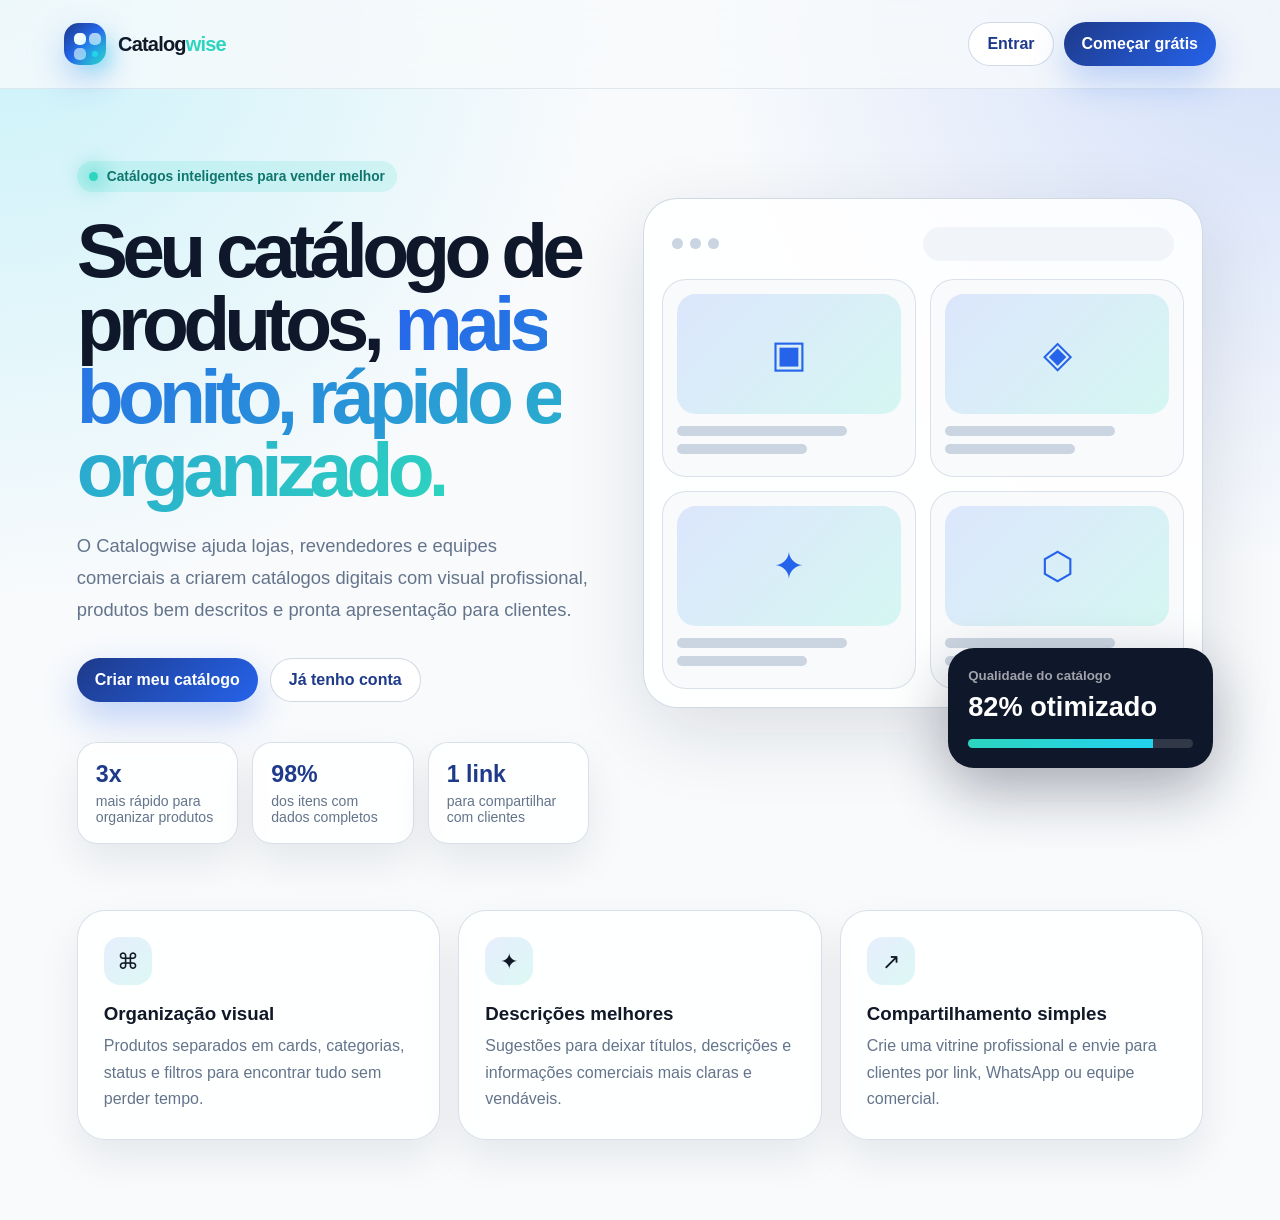
<file: frontend/index.html>
<!DOCTYPE html>
<html lang="pt-BR">
<head>
  <meta charset="UTF-8"><meta name="viewport" content="width=device-width, initial-scale=1.0">
  <title>Catalogwise — Início</title>
  <link rel="stylesheet" href="assets/css/style.css">
</head>
<body>
<div class="app-shell">

<header class="topbar">
  <a href="index.html" class="brand" aria-label="Ir para início">
    <div class="brand-mark"></div>
    <div><span>Catalog</span><span>wise</span></div>
  </a>
  <div class="top-actions">
    <a class="btn btn-ghost" href="login.html">Entrar</a>
    <a class="btn btn-primary" href="cadastro.html">Começar grátis</a>
  </div>
</header>

<main>
  <section class="hero">
    <div>
      <div class="eyebrow"><span class="spark"></span> Catálogos inteligentes para vender melhor</div>
      <h1>Seu catálogo de produtos, <span class="gradient-text">mais bonito, rápido e organizado.</span></h1>
      <p class="hero-copy">O Catalogwise ajuda lojas, revendedores e equipes comerciais a criarem catálogos digitais com visual profissional, produtos bem descritos e pronta apresentação para clientes.</p>
      <div class="hero-actions">
        <a class="btn btn-primary" href="cadastro.html">Criar meu catálogo</a>
        <a class="btn btn-ghost" href="login.html">Já tenho conta</a>
      </div>
      <div class="hero-stats">
        <div class="stat-card"><strong>3x</strong><span>mais rápido para organizar produtos</span></div>
        <div class="stat-card"><strong>98%</strong><span>dos itens com dados completos</span></div>
        <div class="stat-card"><strong>1 link</strong><span>para compartilhar com clientes</span></div>
      </div>
    </div>
    <div class="product-preview">
      <div class="mock-window">
        <div class="mock-top"><div class="dots"><span class="dot"></span><span class="dot"></span><span class="dot"></span></div><div class="mock-search"></div></div>
        <div class="mock-grid">
          <div class="product-card"><div class="product-img">▣</div><div class="line mid"></div><div class="line short"></div></div>
          <div class="product-card"><div class="product-img">◈</div><div class="line mid"></div><div class="line short"></div></div>
          <div class="product-card"><div class="product-img">✦</div><div class="line mid"></div><div class="line short"></div></div>
          <div class="product-card"><div class="product-img">⬡</div><div class="line mid"></div><div class="line short"></div></div>
        </div>
      </div>
      <div class="floating-card"><small>Qualidade do catálogo</small><strong>82% otimizado</strong><div class="progress"><span></span></div></div>
    </div>
  </section>
  <section class="features">
    <article class="feature-card"><div class="feature-icon">⌘</div><h3>Organização visual</h3><p>Produtos separados em cards, categorias, status e filtros para encontrar tudo sem perder tempo.</p></article>
    <article class="feature-card"><div class="feature-icon">✦</div><h3>Descrições melhores</h3><p>Sugestões para deixar títulos, descrições e informações comerciais mais claras e vendáveis.</p></article>
    <article class="feature-card"><div class="feature-icon">↗</div><h3>Compartilhamento simples</h3><p>Crie uma vitrine profissional e envie para clientes por link, WhatsApp ou equipe comercial.</p></article>
  </section>
</main>
</div>
</body>
</html>
</file>
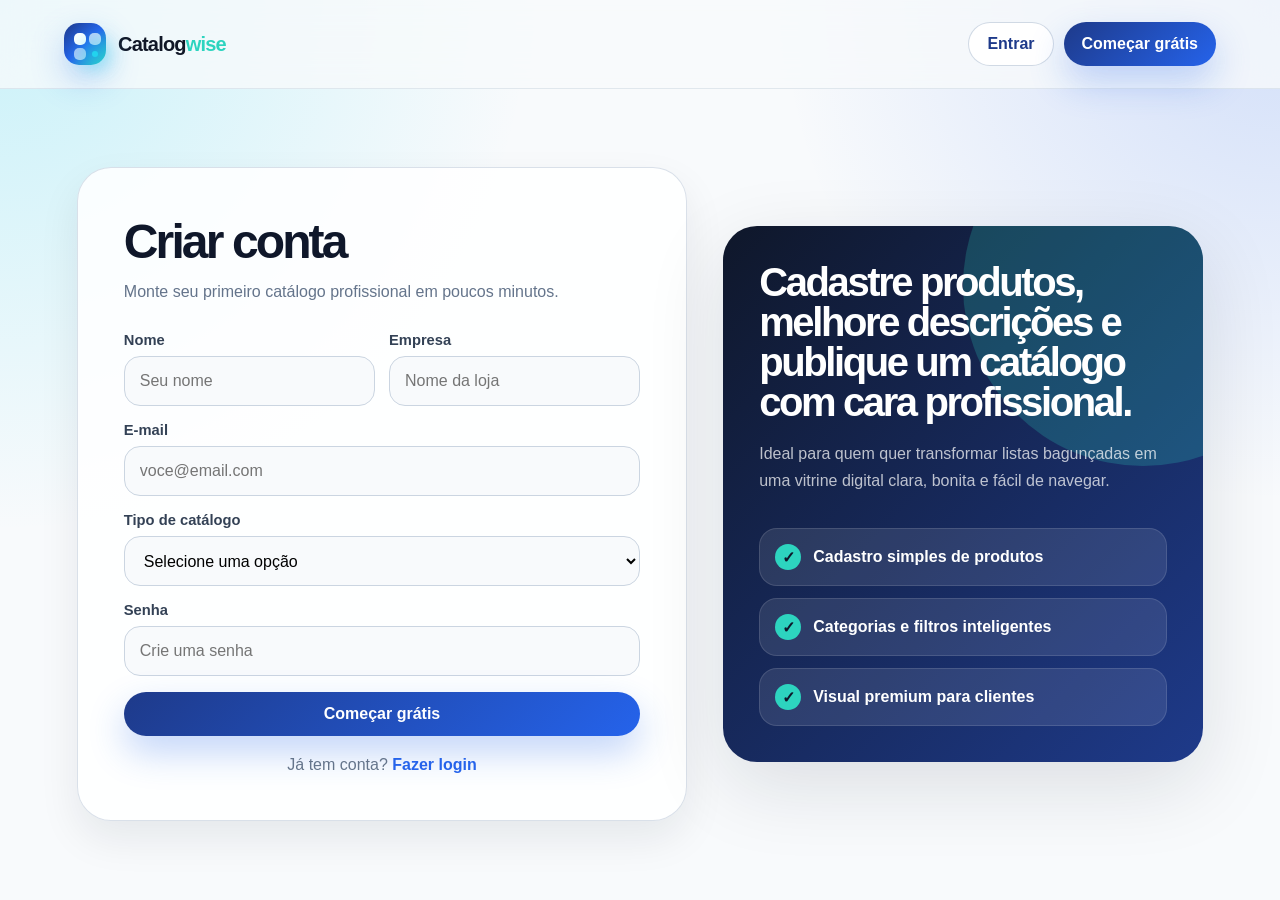
<file: frontend/cadastro.html>
<!DOCTYPE html>
<html lang="pt-BR">
<head>
  <meta charset="UTF-8">
  <meta name="viewport" content="width=device-width, initial-scale=1.0">
  <title>Catalogwise — Cadastro</title>
  <link rel="stylesheet" href="assets/css/style.css">
</head>
<body>
<div class="app-shell">

  <header class="topbar">
    <a href="index.html" class="brand" aria-label="Ir para início">
      <div class="brand-mark"></div>
      <div><span>Catalog</span><span>wise</span></div>
    </a>
    <div class="top-actions">
      <a class="btn btn-ghost" href="login.html">Entrar</a>
      <a class="btn btn-primary" href="cadastro.html">Começar grátis</a>
    </div>
  </header>

  <main class="auth-page">
    <form class="auth-panel" id="cadastroForm">
      <h2>Criar conta</h2>
      <p>Monte seu primeiro catálogo profissional em poucos minutos.</p>

      <div class="form-row">
        <div class="field">
          <label for="name">Nome</label>
          <input id="name" type="text" placeholder="Seu nome" required>
        </div>

        <div class="field">
          <label for="company">Empresa</label>
          <input id="company" type="text" placeholder="Nome da loja" required>
        </div>
      </div>

      <div class="field">
        <label for="signup-email">E-mail</label>
        <input id="signup-email" type="email" placeholder="voce@email.com" required>
      </div>

      <div class="field">
        <label for="segment">Tipo de catálogo</label>
        <select id="segment" required>
          <option value="">Selecione uma opção</option>
          <option>Máquinas e ferramentas</option>
          <option>Moda e acessórios</option>
          <option>Beleza e cosméticos</option>
          <option>Casa e decoração</option>
          <option>Outro segmento</option>
        </select>
      </div>

      <div class="field">
        <label for="signup-password">Senha</label>
        <input id="signup-password" type="password" placeholder="Crie uma senha" required>
      </div>

      <button class="btn btn-primary full-btn" type="submit">Começar grátis</button>

      <div class="switch-auth">
        Já tem conta? <a href="login.html">Fazer login</a>
      </div>
    </form>

    <div class="auth-visual">
      <h3>Cadastre produtos, melhore descrições e publique um catálogo com cara profissional.</h3>
      <p>Ideal para quem quer transformar listas bagunçadas em uma vitrine digital clara, bonita e fácil de navegar.</p>

      <div class="check-list">
        <div class="check-item"><span class="check">✓</span> Cadastro simples de produtos</div>
        <div class="check-item"><span class="check">✓</span> Categorias e filtros inteligentes</div>
        <div class="check-item"><span class="check">✓</span> Visual premium para clientes</div>
      </div>
    </div>
  </main>
</div>

<div id="toast" class="toast">Ação concluída</div>
<script src="assets/js/app.js"></script>
</body>
</html>
</file>
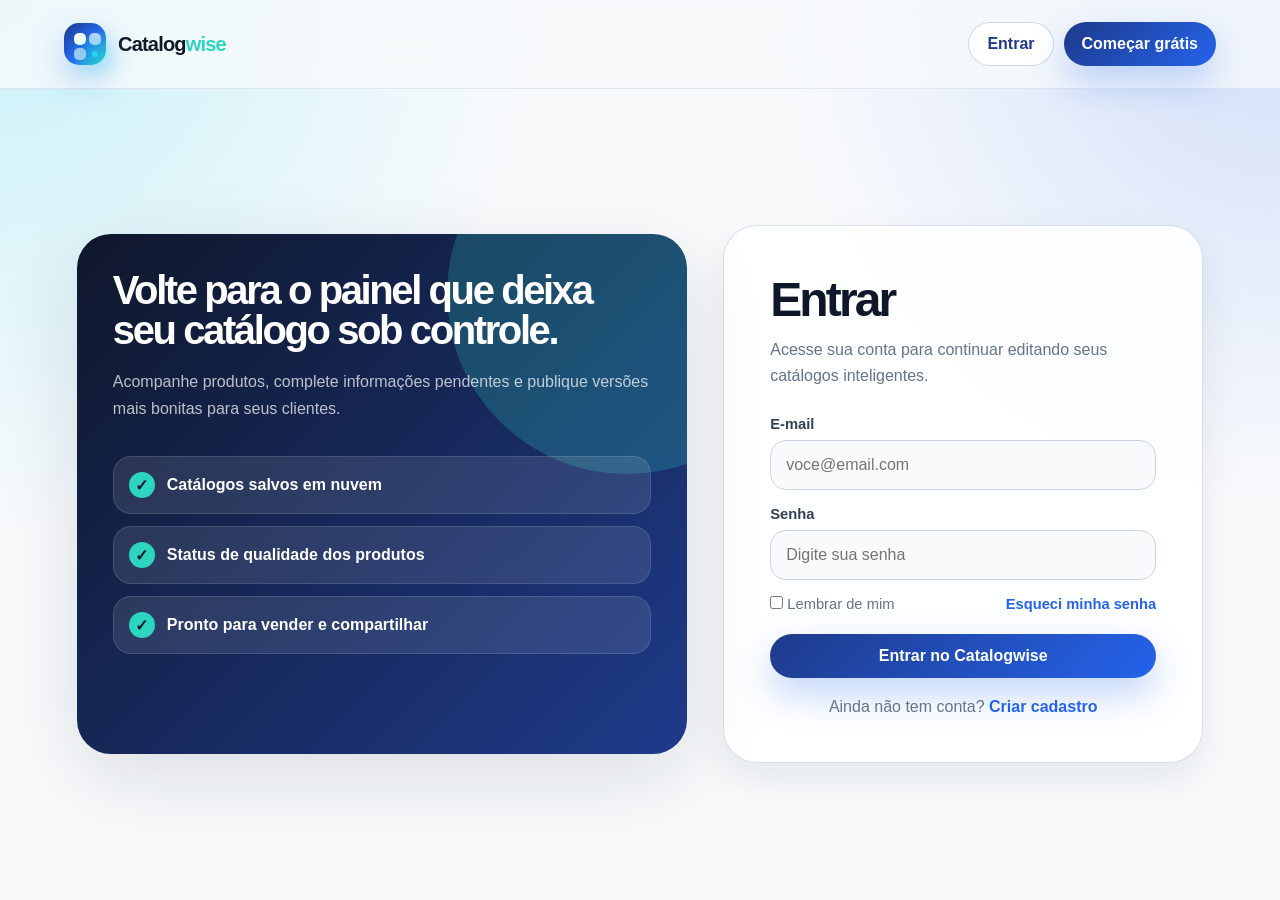
<file: frontend/login.html>
<!DOCTYPE html>
<html lang="pt-BR">
<head>
  <meta charset="UTF-8">
  <meta name="viewport" content="width=device-width, initial-scale=1.0">
  <title>Catalogwise — Login</title>
  <link rel="stylesheet" href="assets/css/style.css">
</head>
<body>
<div class="app-shell">

  <header class="topbar">
    <a href="index.html" class="brand" aria-label="Ir para início">
      <div class="brand-mark"></div>
      <div><span>Catalog</span><span>wise</span></div>
    </a>
    <div class="top-actions">
      <a class="btn btn-ghost" href="login.html">Entrar</a>
      <a class="btn btn-primary" href="cadastro.html">Começar grátis</a>
    </div>
  </header>

  <main class="auth-page">
    <div class="auth-visual">
      <h3>Volte para o painel que deixa seu catálogo sob controle.</h3>
      <p>Acompanhe produtos, complete informações pendentes e publique versões mais bonitas para seus clientes.</p>

      <div class="check-list">
        <div class="check-item"><span class="check">✓</span> Catálogos salvos em nuvem</div>
        <div class="check-item"><span class="check">✓</span> Status de qualidade dos produtos</div>
        <div class="check-item"><span class="check">✓</span> Pronto para vender e compartilhar</div>
      </div>
    </div>

    <form class="auth-panel" id="loginForm">
      <h2>Entrar</h2>
      <p>Acesse sua conta para continuar editando seus catálogos inteligentes.</p>

      <div class="field">
        <label for="login-email">E-mail</label>
        <input id="login-email" type="email" placeholder="voce@email.com" required>
      </div>

      <div class="field">
        <label for="login-password">Senha</label>
        <input id="login-password" type="password" placeholder="Digite sua senha" required>
      </div>

      <div class="auth-extra">
        <label><input type="checkbox"> Lembrar de mim</label>
        <a href="#">Esqueci minha senha</a>
      </div>

      <button class="btn btn-primary full-btn" type="submit">Entrar no Catalogwise</button>

      <div class="switch-auth">
        Ainda não tem conta? <a href="cadastro.html">Criar cadastro</a>
      </div>
    </form>
  </main>
</div>

<div id="toast" class="toast">Ação concluída</div>
<script src="assets/js/app.js"></script>
</body>
</html>
</file>
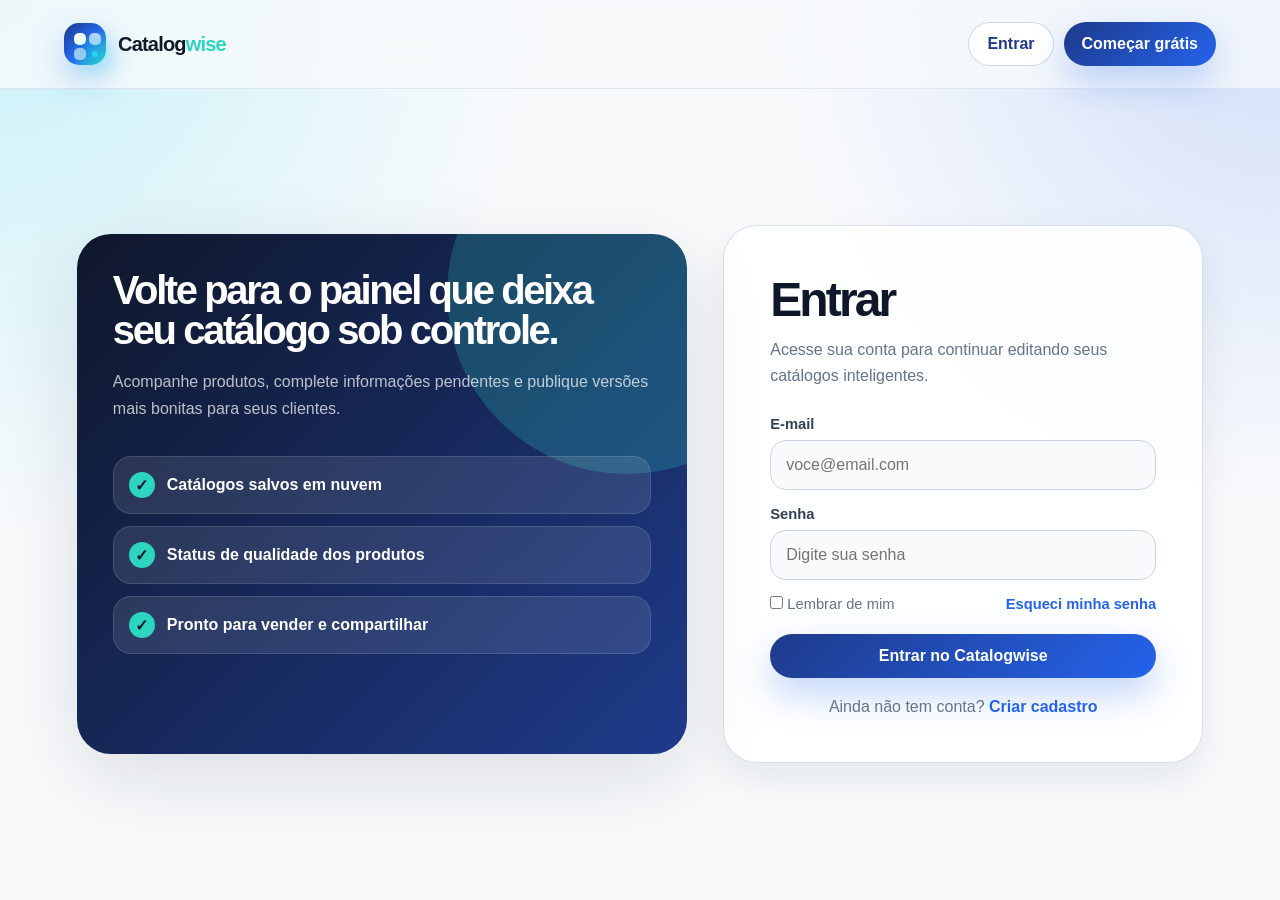
<file: frontend/principal.html>
<!DOCTYPE html>
<html lang="pt-BR">
<head>
  <meta charset="UTF-8"><meta name="viewport" content="width=device-width, initial-scale=1.0">
  <title>Catalogwise — Principal</title>
  <link rel="stylesheet" href="assets/css/style.css">
</head>
<body>
<div class="app-shell">
<header class="dashboard-topbar">
  <a href="principal.html" class="brand"><div class="brand-mark"></div><div><span>Catalog</span><span>wise</span></div></a>
  <div class="top-actions"><div class="user-pill"><span class="avatar">AL</span> Anna Luiza</div><a class="btn btn-ghost" href="index.html">Sair</a></div>
</header>
<main class="dashboard">
  <aside class="sidebar">
    <div class="side-title">Painel</div>
    <button class="side-link active">▦ Visão geral</button><button class="side-link">◈ Produtos</button><button class="side-link">▤ Catálogos</button><button class="side-link">✦ Otimizações</button><button class="side-link">↗ Compartilhar</button>
    <div class="side-title">Conta</div>
    <button class="side-link">⚙ Configurações</button><button class="side-link">? Ajuda</button>
  </aside>
  <section class="main">
    <div class="main-head">
      <div><h2>Principal</h2><p>Veja o desempenho do seu catálogo, produtos pendentes e sugestões de melhoria.</p></div>
      <button class="btn btn-primary" id="toggleProductForm">+ Novo produto</button>
    </div>

    <div class="dashboard-grid">
      <div class="metric-card"><span>Total de produtos</span><strong id="totalProdutos">0</strong><small>itens cadastrados</small></div>
      <div class="metric-card"><span>Produtos prontos</span><strong id="produtosProntos">0</strong><small>prontos para publicar</small></div>
      <div class="metric-card"><span>Produtos em revisão</span><strong id="produtosRevisar">0</strong><small style="color:#b45309;background:rgba(245,158,11,.15)">revisar dados</small></div>
      <div class="metric-card"><span>Produtos incompletos</span><strong id="produtosIncompletos">0</strong><small style="color:#b91c1c;background:rgba(239,68,68,.12)">atenção necessária</small></div>
    </div>

    <section class="panel product-form-panel hidden" id="productFormPanel">
      <div class="panel-head">
        <h3 id="formTitle">Cadastrar produto</h3>
        <button class="btn btn-ghost small-btn" type="button" id="cancelEdit">Cancelar</button>
      </div>
      <form id="produtoForm" class="product-form">
        <input type="hidden" id="produtoId">
        <div class="field"><label for="sku">SKU</label><input id="sku" type="text" placeholder="Ex: ABC123" required></div>
        <div class="field"><label for="nome">Nome do produto</label><input id="nome" type="text" placeholder="Nome completo do produto" required></div>
        <div class="field"><label for="marca">Marca</label><input id="marca" type="text" placeholder="Marca" required></div>
        <div class="field"><label for="categoria">Categoria</label><input id="categoria" type="text" placeholder="Categoria" required></div>
        <div class="field"><label for="preco">Preço</label><input id="preco" type="number" step="0.01" min="0" placeholder="0.00" required></div>
        <div class="field"><label for="estoque">Estoque</label><input id="estoque" type="number" min="0" placeholder="0" required></div>
        <div class="field field-full"><label for="descricao">Descrição</label><textarea id="descricao" placeholder="Descrição detalhada do produto" required></textarea></div>
        <button class="btn btn-primary full-btn" type="submit" id="submitProduto">Salvar produto</button>
      </form>
    </section>

    <div class="content-grid">
      <section class="panel">
        <div class="panel-head"><h3>Produtos cadastrados</h3><div class="search-box"><span>⌕</span><input id="productSearch" type="search" placeholder="Buscar produto..." oninput="filterProducts()"></div></div>
        <div class="filter-row">
          <button class="filter-btn active" data-status="TODOS">Todos</button>
          <button class="filter-btn" data-status="PRONTO">Pronto</button>
          <button class="filter-btn" data-status="REVISAR">Revisar</button>
          <button class="filter-btn" data-status="INCOMPLETO">Incompleto</button>
        </div>
        <div class="table-wrap">
          <table class="catalog-table">
            <thead><tr><th>Produto</th><th>Categoria</th><th>Preço</th><th>Pontuação</th><th>Status</th><th>Ações</th></tr></thead>
            <tbody id="productTable">
              <tr><td colspan="6">Carregando produtos...</td></tr>
            </tbody>
          </table>
        </div>
      </section>
      <aside class="panel">
        <div class="panel-head"><h3>Insights</h3></div>
        <div class="mini-chart"><div class="bar" style="height:42%"></div><div class="bar" style="height:58%"></div><div class="bar" style="height:48%"></div><div class="bar" style="height:73%"></div><div class="bar" style="height:86%"></div><div class="bar" style="height:76%"></div></div>
        <div class="insight-list">
          <div class="insight-card"><strong id="insightPrincipal">Carregando análise...</strong><p id="insightTexto">O Catalogwise vai analisar os produtos cadastrados na API.</p></div>
          <div class="insight-card"><strong>Próximo passo recomendado</strong><p>Priorize produtos incompletos e em revisão para aumentar a qualidade do catálogo.</p></div>
          <div class="insight-card"><strong>Regra de qualidade</strong><p>Título, descrição, marca, categoria, preço, estoque e SKU ajudam a formar a pontuação.</p></div>
        </div>
      </aside>
    </div>
  </section>
</main>
</div>
<div id="toast" class="toast">Ação concluída</div>
<script src="assets/js/app.js"></script>
</body>
</html>
</file>
<file: frontend/assets/css/style.css>
:root{
  --azul-escuro:#0f172a;--azul:#2563eb;--azul2:#1e3a8a;--verde:#2dd4bf;
  --texto:#111827;--cinza:#64748b;--borda:#cbd5e1;--fundo:#f8fafc;--branco:#fff;
  --sombra:0 24px 80px rgba(15,23,42,.12);--sombra2:0 18px 40px rgba(15,23,42,.08);
}
*{box-sizing:border-box;margin:0;padding:0}
body{
  min-height:100vh;font-family:Inter,Arial,sans-serif;color:var(--texto);
  background:radial-gradient(circle at top left,rgba(34,211,238,.22),transparent 34%),
  radial-gradient(circle at top right,rgba(37,99,235,.18),transparent 32%),var(--fundo);
}
a{text-decoration:none;color:inherit}button,input,select{font:inherit}button{border:0;cursor:pointer}
.topbar,.dashboard-topbar{
  position:sticky;top:0;z-index:10;display:flex;align-items:center;justify-content:space-between;gap:18px;
  padding:22px clamp(18px,5vw,72px);backdrop-filter:blur(18px);
  background:rgba(248,250,252,.78);border-bottom:1px solid rgba(203,213,225,.55)
}
.brand{display:flex;align-items:center;gap:12px;font-weight:900;font-size:1.25rem;letter-spacing:-.04em}
.brand span:last-child{color:var(--verde)}
.brand-mark{
  width:42px;height:42px;border-radius:15px;background:linear-gradient(135deg,var(--azul2),var(--azul),var(--verde));
  position:relative;box-shadow:0 14px 34px rgba(37,99,235,.28)
}
.brand-mark:before{content:"";position:absolute;left:10px;top:10px;width:12px;height:12px;border-radius:5px;background:white;box-shadow:15px 0 0 rgba(255,255,255,.7),0 15px 0 rgba(255,255,255,.62)}
.brand-mark:after{content:"";position:absolute;right:8px;bottom:8px;width:6px;height:6px;border-radius:50%;background:#22d3ee;box-shadow:0 0 22px 8px rgba(34,211,238,.8)}
.top-actions{display:flex;align-items:center;gap:10px;flex-wrap:wrap}
.btn{
  display:inline-flex;align-items:center;justify-content:center;min-height:44px;padding:12px 18px;border-radius:999px;
  font-weight:850;transition:.2s ease;white-space:nowrap
}
.btn-primary{color:white;background:linear-gradient(135deg,var(--azul2),var(--azul));box-shadow:0 16px 36px rgba(37,99,235,.28)}
.btn-primary:hover,.btn-ghost:hover{transform:translateY(-1px)}
.btn-ghost{background:white;color:var(--azul2);border:1px solid rgba(203,213,225,.9)}
.hero{display:grid;grid-template-columns:minmax(0,1fr) minmax(320px,560px);align-items:center;gap:54px;padding:72px clamp(18px,6vw,88px) 42px}
.eyebrow{display:inline-flex;align-items:center;gap:9px;padding:8px 12px;border-radius:999px;background:rgba(45,212,191,.14);color:#0f766e;font-weight:850;font-size:.86rem;margin-bottom:22px}
.spark{width:9px;height:9px;border-radius:50%;background:var(--verde);box-shadow:0 0 20px 7px rgba(45,212,191,.55)}
h1{font-size:clamp(2.7rem,6vw,5.6rem);line-height:.95;letter-spacing:-.075em;color:var(--azul-escuro)}
.gradient-text{background:linear-gradient(135deg,var(--azul),var(--verde));-webkit-background-clip:text;background-clip:text;color:transparent}
.hero-copy{margin-top:24px;max-width:680px;color:var(--cinza);font-size:1.15rem;line-height:1.75}
.hero-actions{display:flex;flex-wrap:wrap;gap:12px;margin-top:32px}
.hero-stats{display:grid;grid-template-columns:repeat(3,1fr);gap:14px;max-width:680px;margin-top:40px}
.card,.stat-card,.feature-card,.auth-panel,.panel,.metric-card{
  background:rgba(255,255,255,.86);border:1px solid rgba(203,213,225,.72);box-shadow:var(--sombra2)
}
.stat-card{padding:18px;border-radius:20px}.stat-card strong{display:block;font-size:1.45rem;color:var(--azul2)}.stat-card span{display:block;color:var(--cinza);font-size:.88rem;margin-top:5px}
.product-preview{position:relative;min-height:610px}.mock-window{border-radius:34px;background:rgba(255,255,255,.86);border:1px solid rgba(203,213,225,.9);box-shadow:var(--sombra);padding:18px}
.mock-top{display:flex;justify-content:space-between;align-items:center;padding:10px 10px 18px}.dots{display:flex;gap:7px}.dot{width:11px;height:11px;border-radius:50%;background:var(--borda)}
.mock-search{width:50%;height:34px;border-radius:999px;background:#f1f5f9}.mock-grid{display:grid;grid-template-columns:repeat(2,1fr);gap:14px}
.product-card{padding:14px;border-radius:24px;background:#f8fafc;border:1px solid rgba(203,213,225,.65)}
.product-img{height:120px;border-radius:19px;background:linear-gradient(135deg,rgba(37,99,235,.16),rgba(45,212,191,.2)),white;display:grid;place-items:center;color:var(--azul);font-size:2.4rem;margin-bottom:12px}
.line{height:10px;border-radius:999px;background:var(--borda);margin-bottom:8px}.line.mid{width:76%}.line.short{width:58%}
.floating-card{position:absolute;right:-10px;bottom:40px;width:265px;padding:20px;border-radius:26px;background:var(--azul-escuro);color:white;box-shadow:0 24px 60px rgba(15,23,42,.32)}
.floating-card small{display:block;color:rgba(255,255,255,.6);font-weight:850;margin-bottom:8px}.floating-card strong{font-size:1.7rem}
.progress{height:9px;background:rgba(255,255,255,.14);border-radius:999px;overflow:hidden;margin-top:16px}.progress span{display:block;height:100%;width:82%;background:linear-gradient(90deg,var(--verde),#22d3ee)}
.features{display:grid;grid-template-columns:repeat(3,1fr);gap:18px;padding:24px clamp(18px,6vw,88px) 80px}.feature-card{padding:26px;border-radius:28px}.feature-icon{width:48px;height:48px;border-radius:16px;display:grid;place-items:center;background:linear-gradient(135deg,rgba(37,99,235,.11),rgba(45,212,191,.16));font-size:1.4rem;margin-bottom:18px}.feature-card p{color:var(--cinza);line-height:1.65;margin-top:8px}
.auth-page{min-height:calc(100vh - 90px);display:grid;grid-template-columns:minmax(0,1fr) 480px;gap:36px;align-items:center;padding:42px clamp(18px,6vw,88px)}
.auth-panel{padding:clamp(28px,5vw,46px);border-radius:34px}.auth-panel h2{font-size:clamp(2rem,4vw,3rem);letter-spacing:-.06em;color:var(--azul-escuro);margin-bottom:10px}.auth-panel>p{color:var(--cinza);line-height:1.6;margin-bottom:28px}
.field{margin-bottom:16px}.field label{display:block;font-weight:850;color:#334155;margin-bottom:8px;font-size:.92rem}.field input,.field select{width:100%;min-height:50px;border-radius:16px;border:1px solid var(--borda);padding:0 15px;outline:none;background:#f8fafc}.field input:focus,.field select:focus{border-color:var(--azul);box-shadow:0 0 0 4px rgba(37,99,235,.11);background:white}
.form-row{display:grid;grid-template-columns:1fr 1fr;gap:14px}.auth-extra{display:flex;justify-content:space-between;gap:10px;margin:4px 0 22px;color:var(--cinza);font-size:.92rem}.auth-extra a,.switch-auth a{color:var(--azul);font-weight:850}.full-btn{width:100%}.switch-auth{text-align:center;color:var(--cinza);margin-top:20px}
.auth-visual{padding:36px;border-radius:34px;background:linear-gradient(135deg,var(--azul-escuro),var(--azul2));color:white;min-height:520px;position:relative;overflow:hidden;box-shadow:var(--sombra)}.auth-visual:before{content:"";position:absolute;width:360px;height:360px;border-radius:50%;background:rgba(45,212,191,.22);top:-120px;right:-120px}.auth-visual h3{position:relative;font-size:2.5rem;line-height:1;letter-spacing:-.06em;margin-bottom:18px}.auth-visual p{position:relative;color:rgba(255,255,255,.72);line-height:1.7}.check-list{position:relative;display:grid;gap:12px;margin-top:34px}.check-item{display:flex;align-items:center;gap:12px;padding:15px;border-radius:18px;background:rgba(255,255,255,.1);border:1px solid rgba(255,255,255,.12);font-weight:800}.check{width:26px;height:26px;border-radius:50%;background:var(--verde);color:var(--azul-escuro);display:grid;place-items:center;font-weight:900}
.dashboard{display:grid;grid-template-columns:290px minmax(0,1fr);min-height:calc(100vh - 90px)}.user-pill{display:flex;align-items:center;gap:10px;padding:8px 12px;border-radius:999px;background:white;border:1px solid rgba(203,213,225,.85);font-weight:850}.avatar{width:28px;height:28px;border-radius:50%;background:linear-gradient(135deg,var(--azul),var(--verde));color:white;display:grid;place-items:center;font-size:.8rem}
.sidebar{padding:26px 22px;border-right:1px solid rgba(203,213,225,.7);background:rgba(255,255,255,.68)}.side-title{font-size:.78rem;color:var(--cinza);font-weight:900;letter-spacing:.12em;text-transform:uppercase;margin:16px 12px 12px}.side-link{width:100%;display:flex;gap:12px;padding:13px 14px;border-radius:17px;color:#475569;background:transparent;font-weight:850;margin-bottom:6px;text-align:left}.side-link.active,.side-link:hover{color:var(--azul2);background:white;box-shadow:0 12px 28px rgba(15,23,42,.08)}
.main{padding:30px clamp(18px,4vw,46px) 46px}.main-head{display:flex;align-items:flex-start;justify-content:space-between;gap:20px;margin-bottom:26px}.main-head h2{font-size:clamp(2rem,4vw,3.3rem);letter-spacing:-.06em;color:var(--azul-escuro)}.main-head p{color:var(--cinza);line-height:1.6}
.dashboard-grid{display:grid;grid-template-columns:repeat(4,1fr);gap:16px;margin-bottom:22px}.metric-card{padding:21px;border-radius:26px}.metric-card span{color:var(--cinza);font-size:.88rem;font-weight:850}.metric-card strong{display:block;font-size:2rem;margin-top:8px;letter-spacing:-.06em;color:var(--azul-escuro)}.metric-card small{display:inline-flex;margin-top:10px;color:#047857;background:rgba(16,185,129,.1);padding:6px 9px;border-radius:999px;font-weight:850}
.content-grid{display:grid;grid-template-columns:minmax(0,1.35fr) minmax(320px,.65fr);gap:18px}.panel{padding:22px;border-radius:30px}.panel-head{display:flex;justify-content:space-between;gap:18px;align-items:center;margin-bottom:18px}.search-box{display:flex;gap:10px;align-items:center;padding:10px 14px;border-radius:999px;background:#f8fafc;border:1px solid rgba(203,213,225,.85);min-width:260px}.search-box input{border:0;outline:0;background:transparent;width:100%}
.catalog-table{width:100%;border-collapse:collapse}.catalog-table th{text-align:left;color:var(--cinza);font-size:.8rem;text-transform:uppercase;letter-spacing:.08em;padding:12px}.catalog-table td{padding:14px 12px;border-top:1px solid rgba(203,213,225,.65);color:#334155;font-weight:750}.product-cell{display:flex;align-items:center;gap:12px}.thumb{width:44px;height:44px;border-radius:14px;display:grid;place-items:center;background:linear-gradient(135deg,rgba(37,99,235,.12),rgba(45,212,191,.18));color:var(--azul)}.status{display:inline-flex;padding:7px 10px;border-radius:999px;font-size:.82rem;font-weight:900}.ok{color:#047857;background:rgba(16,185,129,.12)}.warn{color:#b45309;background:rgba(245,158,11,.15)}.bad{color:#b91c1c;background:rgba(239,68,68,.12)}
.mini-chart{height:180px;display:flex;align-items:end;gap:11px;padding:18px 8px 4px}.bar{flex:1;min-width:18px;border-radius:999px 999px 8px 8px;background:linear-gradient(180deg,var(--verde),var(--azul))}.insight-list{display:grid;gap:12px}.insight-card{padding:16px;border-radius:20px;background:#f8fafc;border:1px solid rgba(203,213,225,.7)}.insight-card p{color:var(--cinza);line-height:1.55;font-size:.92rem;margin-top:6px}
.toast{position:fixed;left:50%;bottom:24px;transform:translateX(-50%) translateY(20px);opacity:0;padding:14px 18px;border-radius:999px;background:var(--azul-escuro);color:white;box-shadow:var(--sombra);z-index:60;transition:.25s ease;font-weight:850}.toast.show{opacity:1;transform:translateX(-50%) translateY(0)}
@media(max-width:1080px){.hero,.auth-page,.content-grid{grid-template-columns:1fr}.dashboard{grid-template-columns:1fr}.sidebar{display:none}.dashboard-grid,.features{grid-template-columns:repeat(2,1fr)}}
@media(max-width:760px){.topbar,.dashboard-topbar{align-items:flex-start;flex-direction:column}.hero{padding-top:42px}.hero-stats,.features,.dashboard-grid,.form-row{grid-template-columns:1fr}.product-preview{min-height:auto}.floating-card{position:relative;right:auto;bottom:auto;width:100%;margin-top:16px}.mock-grid{grid-template-columns:1fr}.main-head,.panel-head{flex-direction:column;align-items:stretch}.table-wrap{overflow-x:auto}.catalog-table{min-width:720px}}

/* Integração com API Spring Boot */
.hidden{display:none!important}
.product-form-panel{margin-bottom:22px}
.product-form{display:grid;grid-template-columns:repeat(2,minmax(0,1fr));gap:14px}
.product-form .field{margin-bottom:0}
.field-full{grid-column:1/-1}
.field textarea{width:100%;min-height:110px;border-radius:16px;border:1px solid var(--borda);padding:14px 15px;outline:none;background:#f8fafc;resize:vertical;font:inherit}
.field textarea:focus{border-color:var(--azul);box-shadow:0 0 0 4px rgba(37,99,235,.11);background:white}
.small-btn{min-height:38px;padding:9px 14px;font-size:.9rem}
.filter-row{display:flex;flex-wrap:wrap;gap:8px;margin:-4px 0 16px}
.filter-btn{padding:9px 13px;border-radius:999px;background:#f8fafc;border:1px solid rgba(203,213,225,.85);color:#475569;font-weight:850;transition:.2s ease}
.filter-btn.active,.filter-btn:hover{background:linear-gradient(135deg,var(--azul2),var(--azul));color:white;border-color:transparent;box-shadow:0 12px 28px rgba(37,99,235,.18)}
.product-cell strong{display:block;color:#0f172a;font-size:.95rem}.product-cell small{display:block;color:var(--cinza);font-size:.78rem;margin-top:4px}
.action-group{display:flex;gap:8px;flex-wrap:wrap}.action-btn{padding:8px 10px;border-radius:999px;font-size:.78rem;font-weight:900;background:#f8fafc;border:1px solid rgba(203,213,225,.85);color:#334155}.action-btn.edit{color:var(--azul2)}.action-btn.danger{color:#b91c1c;background:rgba(239,68,68,.08);border-color:rgba(239,68,68,.18)}.action-btn:hover{transform:translateY(-1px)}
.catalog-table td[colspan]{text-align:center;color:var(--cinza);padding:26px}
@media(max-width:760px){.product-form{grid-template-columns:1fr}.catalog-table{min-width:860px}}
</file>
